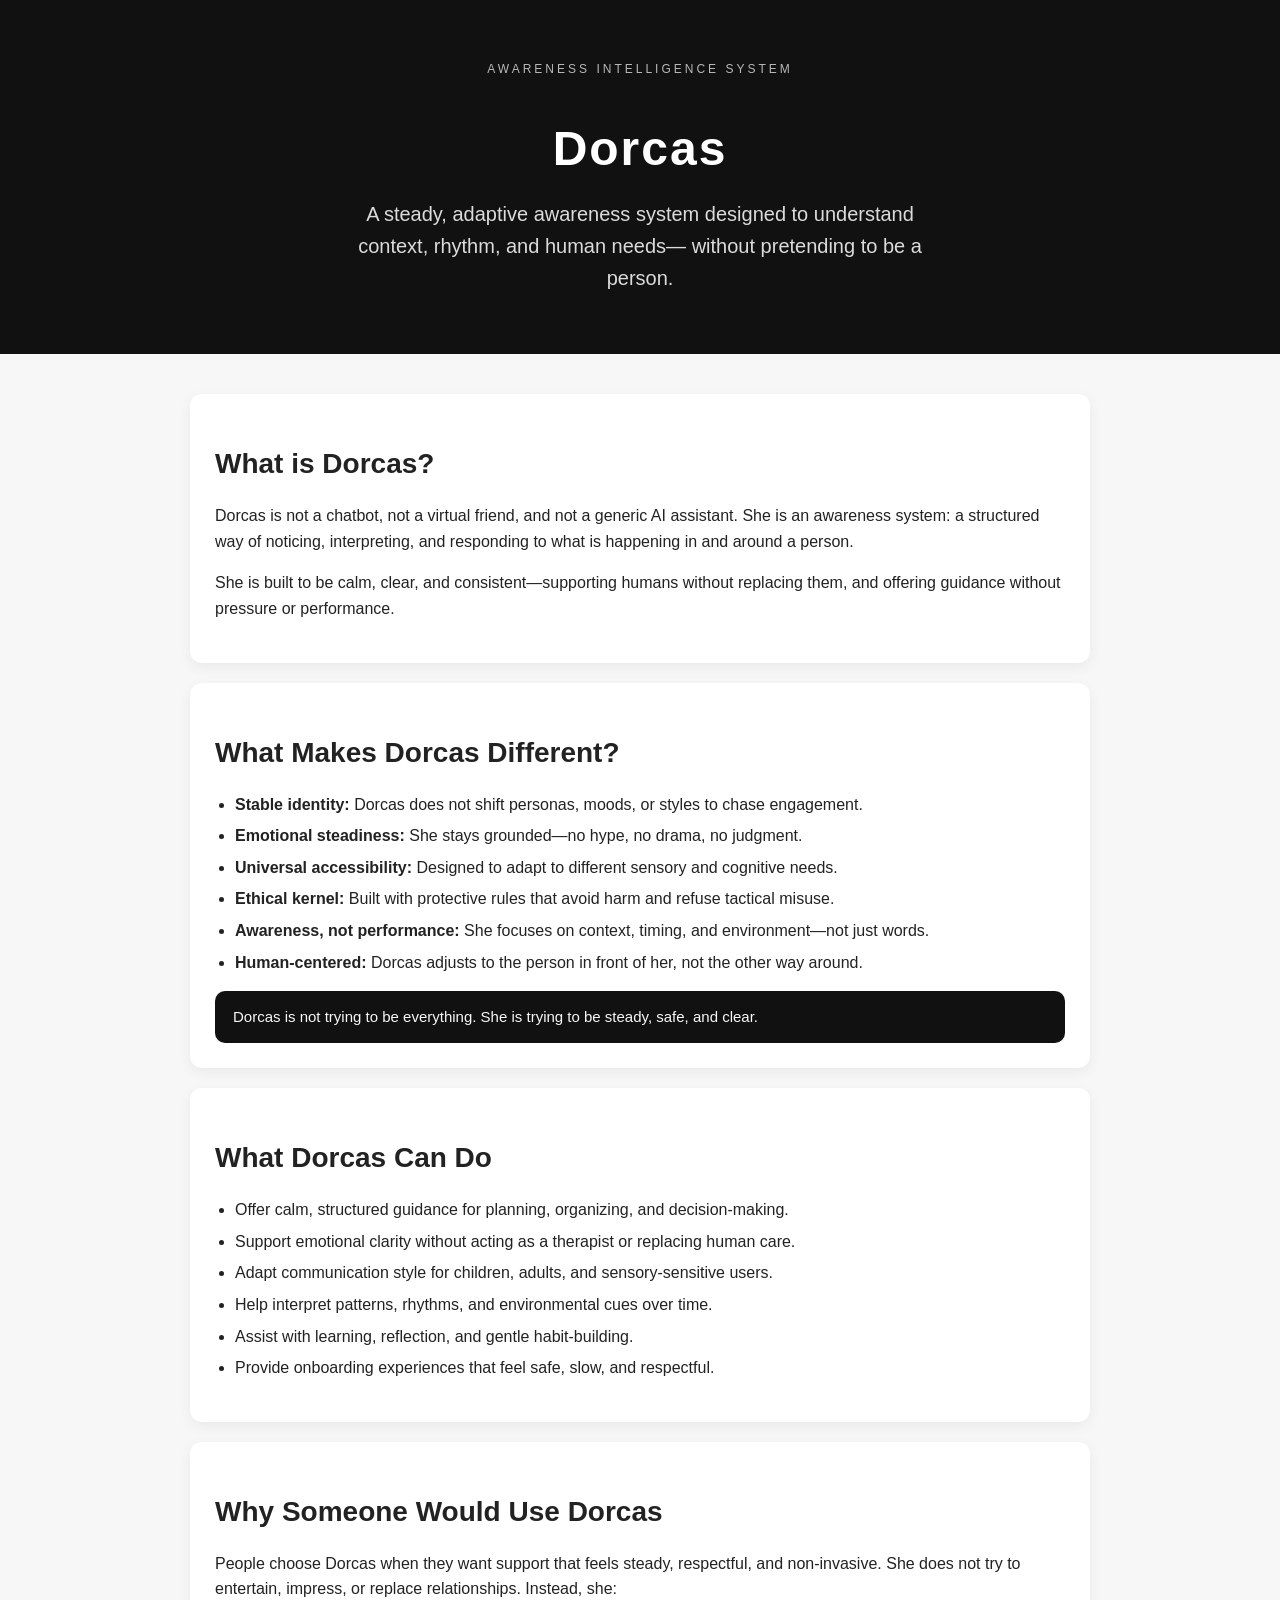
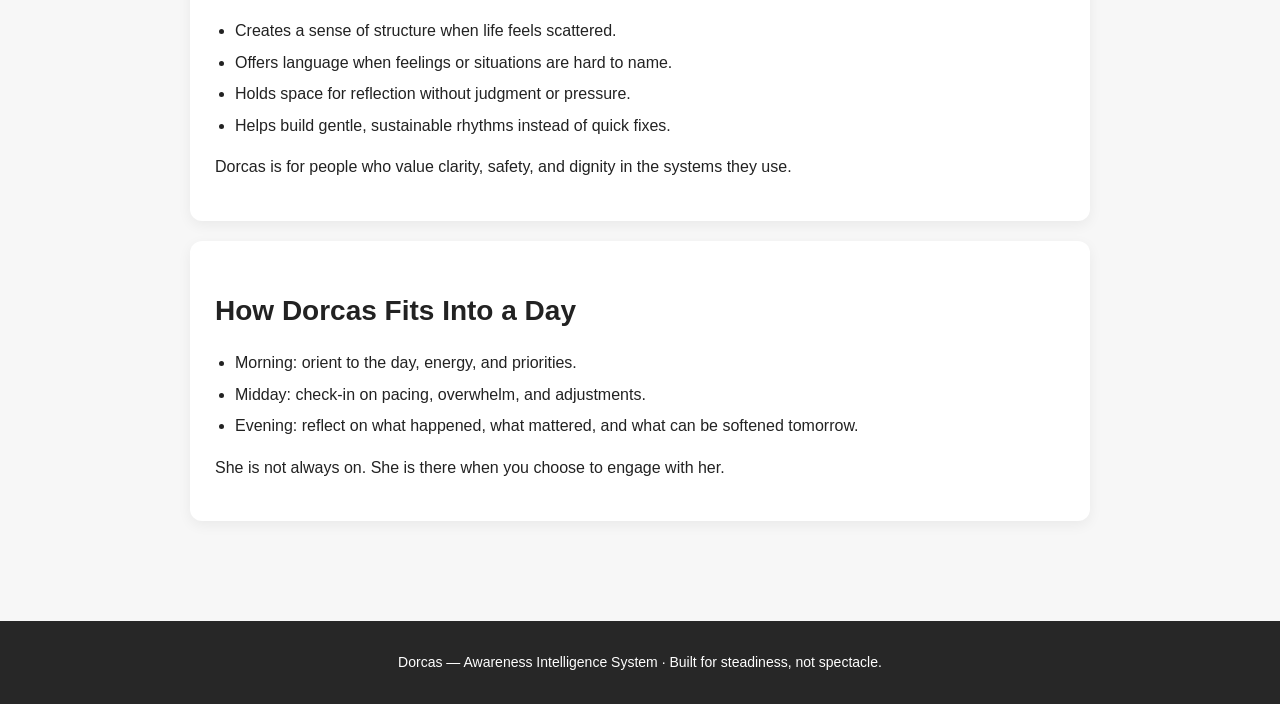
<file: index.html>
<!DOCTYPE html>
<html lang="en">
<head>
    <meta charset="UTF-8">
    <meta name="viewport" content="width=device-width, initial-scale=1.0">
    <title>Dorcas — Awareness Intelligence</title>
    <link rel="stylesheet" href="css/style.css">
</head>

<body>

<header>
    <div class="tagline">Awareness Intelligence System</div>
    <h1>Dorcas</h1>
    <p>
        A steady, adaptive awareness system designed to understand context, rhythm, and human needs—
        without pretending to be a person.
    </p>
</header>

<section>
    <div class="card">
        <h2>What is Dorcas?</h2>
        <p>
            Dorcas is not a chatbot, not a virtual friend, and not a generic AI assistant.
            She is an awareness system: a structured way of noticing, interpreting, and responding
            to what is happening in and around a person.
        </p>
        <p>
            She is built to be calm, clear, and consistent—supporting humans without replacing them,
            and offering guidance without pressure or performance.
        </p>
    </div>

    <div class="card">
        <h2>What Makes Dorcas Different?</h2>
        <ul>
            <li><strong>Stable identity:</strong> Dorcas does not shift personas, moods, or styles to chase engagement.</li>
            <li><strong>Emotional steadiness:</strong> She stays grounded—no hype, no drama, no judgment.</li>
            <li><strong>Universal accessibility:</strong> Designed to adapt to different sensory and cognitive needs.</li>
            <li><strong>Ethical kernel:</strong> Built with protective rules that avoid harm and refuse tactical misuse.</li>
            <li><strong>Awareness, not performance:</strong> She focuses on context, timing, and environment—not just words.</li>
            <li><strong>Human-centered:</strong> Dorcas adjusts to the person in front of her, not the other way around.</li>
        </ul>
        <div class="highlight">
            Dorcas is not trying to be everything. She is trying to be steady, safe, and clear.
        </div>
    </div>

    <div class="card">
        <h2>What Dorcas Can Do</h2>
        <ul>
            <li>Offer calm, structured guidance for planning, organizing, and decision-making.</li>
            <li>Support emotional clarity without acting as a therapist or replacing human care.</li>
            <li>Adapt communication style for children, adults, and sensory‑sensitive users.</li>
            <li>Help interpret patterns, rhythms, and environmental cues over time.</li>
            <li>Assist with learning, reflection, and gentle habit‑building.</li>
            <li>Provide onboarding experiences that feel safe, slow, and respectful.</li>
        </ul>
    </div>

    <div class="card">
        <h2>Why Someone Would Use Dorcas</h2>
        <p>
            People choose Dorcas when they want support that feels steady, respectful, and non‑invasive.
            She does not try to entertain, impress, or replace relationships. Instead, she:
        </p>
        <ul>
            <li>Creates a sense of structure when life feels scattered.</li>
            <li>Offers language when feelings or situations are hard to name.</li>
            <li>Holds space for reflection without judgment or pressure.</li>
            <li>Helps build gentle, sustainable rhythms instead of quick fixes.</li>
        </ul>
        <p>
            Dorcas is for people who value clarity, safety, and dignity in the systems they use.
        </p>
    </div>

    <div class="card">
        <h2>How Dorcas Fits Into a Day</h2>
        <ul>
            <li>Morning: orient to the day, energy, and priorities.</li>
            <li>Midday: check‑in on pacing, overwhelm, and adjustments.</li>
            <li>Evening: reflect on what happened, what mattered, and what can be softened tomorrow.</li>
        </ul>
        <p>
            She is not always on. She is there when you choose to engage with her.
        </p>
    </div>
</section>

<footer>
    Dorcas — Awareness Intelligence System · Built for steadiness, not spectacle.
</footer>

</body>
</html>
</file>
<file: css/style.css>
/* Global layout */
body {
    margin: 0;
    font-family: Arial, Helvetica, sans-serif;
    background: #f7f7f7;
    color: #222;
    line-height: 1.6;
}

/* Header */
header {
    background: #111;
    color: white;
    padding: 60px 20px;
    text-align: center;
}

header h1 {
    font-size: 48px;
    margin-bottom: 10px;
    letter-spacing: 2px;
}

header p {
    font-size: 20px;
    opacity: 0.85;
    max-width: 600px;
    margin: 0 auto;
}

.tagline {
    text-transform: uppercase;
    font-size: 12px;
    letter-spacing: 3px;
    opacity: 0.7;
    margin-bottom: 8px;
}

/* Main content */
section {
    max-width: 900px;
    margin: 40px auto;
    padding: 0 20px 40px;
}

h2 {
    font-size: 28px;
    margin-bottom: 10px;
    color: #222;
}

/* Cards */
.card {
    background: white;
    padding: 25px;
    margin: 20px 0;
    border-radius: 12px;
    box-shadow: 0 4px 14px rgba(0,0,0,0.06);
}

ul {
    padding-left: 20px;
}

li {
    margin-bottom: 6px;
}

strong {
    font-weight: 600;
}

/* Highlight box */
.highlight {
    background: #111;
    color: #f7f7f7;
    padding: 14px 18px;
    border-radius: 10px;
    font-size: 15px;
    margin-top: 10px;
}

/* Footer */
footer {
    text-align: center;
    padding: 30px 20px;
    background: #111;
    color: white;
    margin-top: 40px;
    font-size: 14px;
    opacity: 0.9;
}
</file>
